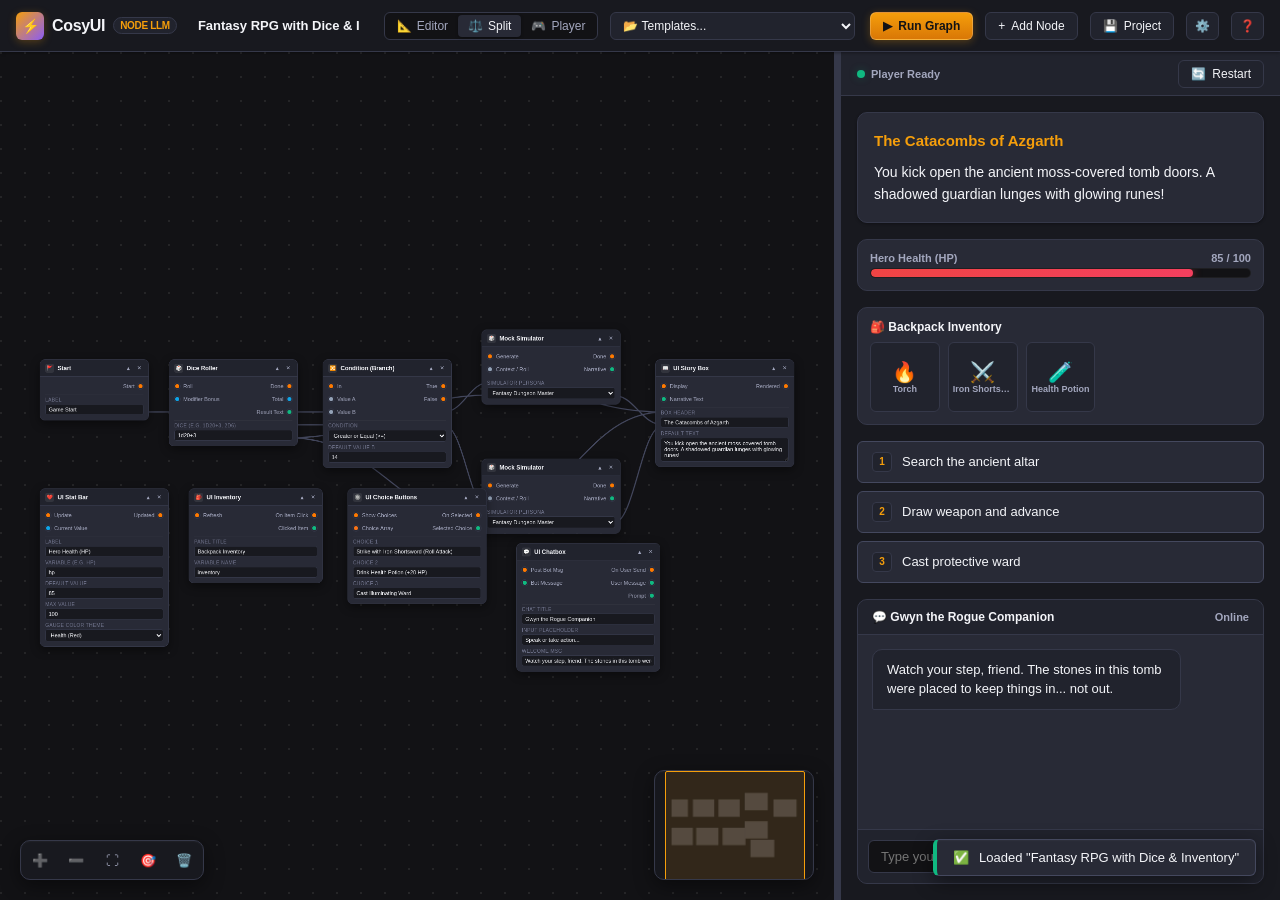
<file: index.html>
<!DOCTYPE html>
<html lang="en">
<head>
  <meta charset="UTF-8">
  <meta name="viewport" content="width=device-width, initial-scale=1.0">
  <title>CosyUI - Visual LLM Workflows & Game Engine</title>
  <meta name="description" content="A lightweight, zero-dependency node-based web workspace for designing LLM workflows, interactive games, and custom player frontends.">
  <link rel="stylesheet" href="css/cosy-theme.css">
  <link rel="stylesheet" href="css/layout.css">
  <link rel="stylesheet" href="css/graph.css">
  <link rel="stylesheet" href="css/player.css">
</head>
<body class="theme-default">
  <div id="app" class="mode-split">
    
    <!-- Top Application Header -->
    <header class="cosy-header">
      <div class="header-left">
        <div class="cosy-brand">
          <div class="brand-icon">⚡</div>
          <span>CosyUI</span>
          <span class="brand-badge">Node LLM</span>
        </div>
        <input type="text" id="projectTitle" class="project-title-input" value="Fantasy RPG Encounter" title="Click to rename project">
      </div>

      <div class="header-center">
        <!-- View Mode Segmented Controls -->
        <div class="segmented-control" role="group" aria-label="View Mode">
          <button id="viewBtnEditor" class="segment-btn" title="Editor View (Ctrl+1)">
            <span>📐</span> Editor
          </button>
          <button id="viewBtnSplit" class="segment-btn active" title="Split View (Ctrl+2)">
            <span>⚖️</span> Split
          </button>
          <button id="viewBtnPlayer" class="segment-btn" title="Player View (Ctrl+3)">
            <span>🎮</span> Player
          </button>
        </div>

        <!-- Template Selector -->
        <select id="templateSelector" class="cosy-select" title="Load Starter Template">
          <option value="" disabled selected>📂 Templates...</option>
          <option value="template_rpg">🎲 Fantasy RPG with Dice & Inventory</option>
          <option value="template_debate">🗣️ Multi-Agent AI Debate</option>
          <option value="template_support">🛡️ Customer Support with Guardrails</option>
          <option value="template_story">📖 Sci-Fi Interactive Story</option>
        </select>
      </div>

      <div class="header-right">
        <!-- Run / Step Trigger -->
        <button id="btnRunTrigger" class="cosy-btn primary" title="Trigger execution from Start nodes (Space / Enter)">
          <span>▶</span> Run Graph
        </button>

        <button id="btnOpenAddPalette" class="cosy-btn" title="Add Node (Space on canvas)">
          <span>+</span> Add Node
        </button>

        <!-- Project & Settings Controls -->
        <button id="btnStorageModal" class="cosy-btn" title="Save, Load & Export Project">
          <span>💾</span> Project
        </button>
        <button id="btnSettingsModal" class="cosy-btn icon-only" title="API Keys & LLM Settings">
          <span>⚙️</span>
        </button>
        <button id="btnHelpModal" class="cosy-btn icon-only" title="Keyboard Shortcuts & Documentation">
          <span>❓</span>
        </button>
      </div>
    </header>

    <!-- Main Workspace Viewport -->
    <main class="cosy-workspace">
      
      <!-- Graph Canvas Pane (Backend Visual Logic) -->
      <section id="graphPane" class="graph-pane">
        <div id="canvasContainer" class="graph-canvas-container">
          <!-- World Transform Layer -->
          <div id="graphWorld" class="graph-world">
            <!-- SVG Cables Layer -->
            <svg id="svgLayer" class="graph-svg-layer">
              <defs>
                <filter id="cableGlow" x="-20%" y="-20%" width="140%" height="140%">
                  <feGaussianBlur stdDeviation="3" result="blur" />
                  <feMerge>
                    <feMergeNode in="blur" />
                    <feMergeNode in="SourceGraphic" />
                  </feMerge>
                </filter>
              </defs>
              <g id="svgConnectionsGroup"></g>
              <path id="svgDraftCable" class="graph-draft-cable" d="" style="display: none;"></path>
            </svg>

            <!-- DOM Nodes Layer -->
            <div id="nodesLayer" class="graph-nodes-layer"></div>
          </div>
        </div>

        <!-- Graph Canvas Floating Toolbar -->
        <div class="graph-toolbar">
          <button id="toolBtnZoomIn" class="graph-tool-btn" title="Zoom In (+)">➕</button>
          <button id="toolBtnZoomOut" class="graph-tool-btn" title="Zoom Out (-)">➖</button>
          <button id="toolBtnFit" class="graph-tool-btn" title="Fit All Nodes to View (F)">⛶</button>
          <button id="toolBtnCenter" class="graph-tool-btn" title="Reset View (0)">🎯</button>
          <button id="toolBtnClear" class="graph-tool-btn" title="Clear Canvas">🗑️</button>
        </div>

        <!-- Minimap Radar View -->
        <div id="minimap" class="graph-minimap" title="Minimap (Click to pan)">
          <canvas id="minimapCanvas"></canvas>
          <div id="minimapViewport" class="minimap-viewport-box"></div>
        </div>

        <!-- Quick Search Add Node Palette (Hidden by default) -->
        <div id="nodeSearchPalette" class="node-search-palette" style="display: none;">
          <div class="palette-search-box">
            <span>🔍</span>
            <input type="text" id="paletteSearchInput" class="palette-search-input" placeholder="Search nodes... (e.g. LLM, Dice, Chat)" autocomplete="off">
          </div>
          <div id="paletteCategoryTabs" class="palette-category-tabs">
            <button class="palette-tab active" data-category="all">All</button>
            <button class="palette-tab" data-category="flow">Flow</button>
            <button class="palette-tab" data-category="llm">LLM</button>
            <button class="palette-tab" data-category="ui">UI Widgets</button>
            <button class="palette-tab" data-category="game">Game Logic</button>
            <button class="palette-tab" data-category="utils">Utils</button>
          </div>
          <div id="paletteResultsList" class="palette-results-list"></div>
        </div>
      </section>

      <!-- Draggable Splitter Divider -->
      <div id="paneResizer" class="pane-resizer" title="Drag to resize panels"></div>

      <!-- Player Pane (Custom Frontend UI) -->
      <section id="playerPane" class="player-pane">
        <div class="player-topbar">
          <div class="player-status-badge">
            <span id="playerStatusDot" class="status-dot"></span>
            <span id="playerStatusText">Player Ready</span>
          </div>
          <div class="player-actions">
            <button id="btnRestartPlayer" class="cosy-btn" title="Reset Game / Clear State">
              <span>🔄</span> Restart
            </button>
          </div>
        </div>

        <!-- Dynamic UI Nodes Mount Target -->
        <div id="playerContent" class="player-content">
          <!-- Dynamically populated by UI Nodes in the graph -->
        </div>
      </section>

    </main>

    <!-- Modal: API Settings & Providers -->
    <div id="modalSettings" class="cosy-modal-backdrop">
      <div class="cosy-modal">
        <div class="modal-header">
          <h3 class="modal-title">⚙️ LLM APIs & Provider Settings</h3>
          <button class="modal-close-btn" data-close="modalSettings">✕</button>
        </div>
        <div class="modal-body">
          <p style="margin-bottom: 14px; color: var(--cosy-text-muted);">
            CosyUI runs 100% in your browser. API keys are stored locally on your device and never sent to external tracking servers.
          </p>

          <div class="form-group">
            <label class="form-label" for="settingDefaultProvider">Default Provider</label>
            <select id="settingDefaultProvider" class="cosy-select" style="width: 100%;">
              <option value="mock">Offline Mock Simulator (Zero Cost & Offline Testing)</option>
              <option value="openai">OpenAI (GPT-4o, GPT-4o-mini)</option>
              <option value="anthropic">Anthropic (Claude 3.5 Sonnet)</option>
              <option value="openrouter">OpenRouter (Unified API)</option>
              <option value="ollama">Ollama Local Server (localhost:11434)</option>
            </select>
          </div>

          <div class="form-group">
            <label class="form-label" for="settingOpenAiKey">OpenAI API Key</label>
            <input type="password" id="settingOpenAiKey" class="form-input" placeholder="sk-...">
          </div>

          <div class="form-group">
            <label class="form-label" for="settingAnthropicKey">Anthropic API Key</label>
            <input type="password" id="settingAnthropicKey" class="form-input" placeholder="sk-ant-...">
          </div>

          <div class="form-group">
            <label class="form-label" for="settingOpenRouterKey">OpenRouter API Key</label>
            <input type="password" id="settingOpenRouterKey" class="form-input" placeholder="sk-or-...">
          </div>

          <div class="form-group">
            <label class="form-label" for="settingOllamaUrl">Ollama Server Endpoint</label>
            <input type="text" id="settingOllamaUrl" class="form-input" value="http://localhost:11434">
          </div>

          <div class="form-group">
            <label class="form-label">
              <input type="checkbox" id="settingMockFallback" checked style="margin-right: 6px;">
              Auto-fallback to Mock LLM on Network/API error
            </label>
            <p class="form-hint">Allows uninterrupted testing even if you hit rate limits, lack network access, or have no API keys configured.</p>
          </div>
        </div>
        <div class="modal-footer">
          <button class="cosy-btn primary" id="btnSaveSettings">Save Settings</button>
        </div>
      </div>
    </div>

    <!-- Modal: Storage, Save/Load & Bundler -->
    <div id="modalStorage" class="cosy-modal-backdrop">
      <div class="cosy-modal">
        <div class="modal-header">
          <h3 class="modal-title">💾 Project Storage & Export</h3>
          <button class="modal-close-btn" data-close="modalStorage">✕</button>
        </div>
        <div class="modal-body">
          <div class="form-group">
            <label class="form-label">Browser LocalStorage Slots</label>
            <div style="display: flex; gap: 8px; margin-bottom: 8px;">
              <select id="storageSlotSelect" class="cosy-select" style="flex: 1;">
                <option value="slot_1">Slot 1: Default Project</option>
                <option value="slot_2">Slot 2: Empty</option>
                <option value="slot_3">Slot 3: Empty</option>
                <option value="slot_4">Slot 4: Empty</option>
                <option value="slot_5">Slot 5: Empty</option>
              </select>
              <button id="btnSaveSlot" class="cosy-btn primary">Save</button>
              <button id="btnLoadSlot" class="cosy-btn">Load</button>
            </div>
            <p class="form-hint" id="storageAutosaveStatus">Autosave is enabled to current slot.</p>
          </div>

          <hr style="border: 0; border-top: 1px solid var(--cosy-border); margin: 16px 0;">

          <div class="form-group">
            <label class="form-label">Import / Export JSON</label>
            <div style="display: flex; gap: 8px;">
              <button id="btnExportJson" class="cosy-btn" style="flex: 1;">
                <span>📥</span> Export Project JSON
              </button>
              <label class="cosy-btn" style="flex: 1; justify-content: center; cursor: pointer;">
                <span>📤</span> Import JSON
                <input type="file" id="importJsonFileInput" accept=".json" style="display: none;">
              </label>
            </div>
            <p class="form-hint">Exports project structure, nodes, connections, variables, and player UI layouts. API keys are scrubbed automatically.</p>
          </div>

          <hr style="border: 0; border-top: 1px solid var(--cosy-border); margin: 16px 0;">

          <div class="form-group">
            <label class="form-label">Single-File Standalone HTML Bundle</label>
            <button id="btnExportBundle" class="cosy-btn primary" style="width: 100%; justify-content: center;">
              <span>📦</span> Export Standalone Playable Game (.html)
            </button>
            <p class="form-hint">Generates an independent, self-contained single `.html` file embedding your project, custom Player UI, and offline runtime. Runs anywhere without a server!</p>
          </div>
        </div>
      </div>
    </div>

    <!-- Modal: Help, Shortcuts & Node Reference -->
    <div id="modalHelp" class="cosy-modal-backdrop">
      <div class="cosy-modal" style="max-width: 680px;">
        <div class="modal-header">
          <h3 class="modal-title">❓ CosyUI Guide & Node Dictionary</h3>
          <button class="modal-close-btn" data-close="modalHelp">✕</button>
        </div>
        <div class="modal-body" style="max-height: 70vh;">
          <h4 style="color: var(--cosy-accent); margin-bottom: 8px;">Quick Start Guide</h4>
          <p style="margin-bottom: 12px;">
            CosyUI combines a <strong>Visual Logic Graph</strong> (backend) with a <strong>Dynamic Player UI</strong> (frontend):
          </p>
          <ul style="margin-left: 20px; margin-bottom: 16px; line-height: 1.6;">
            <li><strong>Nodes</strong> represent operations: user inputs, prompt builders, LLMs, dice rollers, stat bars, and chatboxes.</li>
            <li><strong>Trigger Sockets (Orange)</strong> control execution flow (when nodes execute).</li>
            <li><strong>Data Sockets (Colored)</strong> pass data (text, numbers, JSON, inventory items).</li>
            <li><strong>UI Nodes</strong> automatically mount onto the Player View to customize the game UI.</li>
          </ul>

          <h4 style="color: var(--cosy-accent); margin-bottom: 8px;">Keyboard & Mouse Shortcuts</h4>
          <table style="width: 100%; border-collapse: collapse; font-size: 12px; margin-bottom: 16px;">
            <tr style="border-bottom: 1px solid var(--cosy-border);"><td style="padding: 6px;"><code>Space</code> or Double Click</td><td style="padding: 6px;">Open Quick-Add Node Palette</td></tr>
            <tr style="border-bottom: 1px solid var(--cosy-border);"><td style="padding: 6px;">Left Drag on Canvas</td><td style="padding: 6px;">Pan canvas viewport</td></tr>
            <tr style="border-bottom: 1px solid var(--cosy-border);"><td style="padding: 6px;">Scroll Wheel</td><td style="padding: 6px;">Smooth zoom at mouse cursor</td></tr>
            <tr style="border-bottom: 1px solid var(--cosy-border);"><td style="padding: 6px;"><code>F</code></td><td style="padding: 6px;">Fit all nodes to view</td></tr>
            <tr style="border-bottom: 1px solid var(--cosy-border);"><td style="padding: 6px;"><code>Delete</code> / <code>Backspace</code></td><td style="padding: 6px;">Delete selected node(s)</td></tr>
            <tr style="border-bottom: 1px solid var(--cosy-border);"><td style="padding: 6px;"><code>Ctrl+1</code>, <code>Ctrl+2</code>, <code>Ctrl+3</code></td><td style="padding: 6px;">Switch Editor / Split / Player views</td></tr>
            <tr style="border-bottom: 1px solid var(--cosy-border);"><td style="padding: 6px;">Click on Cable</td><td style="padding: 6px;">Select and delete connection</td></tr>
          </table>

          <h4 style="color: var(--cosy-accent); margin-bottom: 8px;">Starter Templates</h4>
          <p style="line-height: 1.5;">
            Use the <strong>Templates dropdown</strong> in the top header to instantly load complete working examples including a Fantasy RPG with dice and inventory, an AI debate show, and a customer support bot with guardrails.
          </p>
        </div>
      </div>
    </div>

    <!-- Toast Notifications Target -->
    <div id="toastContainer" class="cosy-toast-container"></div>

  </div>

  <!-- Main JavaScript Application Bootstrap -->
  <script type="module" src="js/app.js"></script>
</body>
</html>
</file>
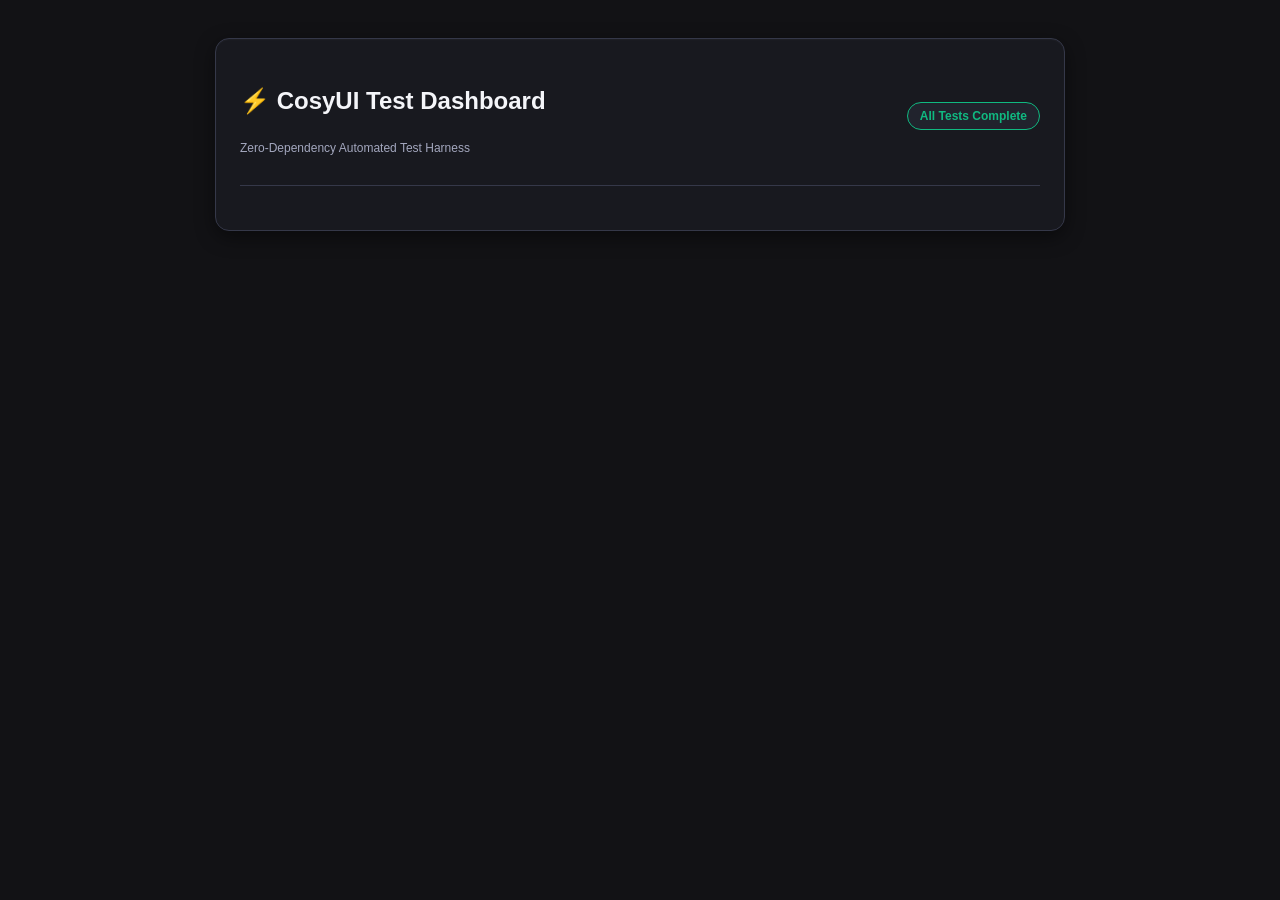
<file: tests/test-runner.html>
<!DOCTYPE html>
<html lang="en">
<head>
  <meta charset="UTF-8">
  <title>CosyUI - Automated Test Suite Dashboard</title>
  <link rel="stylesheet" href="../css/cosy-theme.css">
  <style>
    body {
      background: var(--cosy-bg-base);
      color: var(--cosy-text-main);
      font-family: var(--cosy-font-sans);
      padding: 30px;
      line-height: 1.5;
    }
    .test-container {
      max-width: 800px;
      margin: 0 auto;
      background: var(--cosy-bg-surface);
      border: 1px solid var(--cosy-border);
      border-radius: var(--cosy-radius-lg);
      padding: 24px;
      box-shadow: var(--cosy-shadow-card);
    }
    .header {
      display: flex;
      justify-content: space-between;
      align-items: center;
      border-bottom: 1px solid var(--cosy-border);
      padding-bottom: 16px;
      margin-bottom: 20px;
    }
    .status-pill {
      padding: 4px 12px;
      border-radius: var(--cosy-radius-round);
      font-size: 12px;
      font-weight: 700;
      background: var(--cosy-bg-surface-elevated);
      color: var(--cosy-accent);
      border: 1px solid var(--cosy-border);
    }
    .suite-card {
      background: var(--cosy-bg-card);
      border: 1px solid var(--cosy-border);
      border-radius: var(--cosy-radius-md);
      padding: 16px;
      margin-bottom: 16px;
    }
    .suite-title {
      font-size: 14px;
      font-weight: 700;
      color: var(--cosy-accent);
      margin-bottom: 10px;
    }
    .test-row {
      display: flex;
      align-items: center;
      gap: 10px;
      padding: 6px 0;
      font-size: 13px;
      border-bottom: 1px solid rgba(255,255,255,0.04);
    }
    .test-row:last-child { border-bottom: none; }
    .badge-pass { color: var(--cosy-success); font-weight: 600; }
    .badge-fail { color: var(--cosy-danger); font-weight: 600; }
  </style>
</head>
<body>
  <div class="test-container">
    <div class="header">
      <div>
        <h2 style="display:flex; align-items:center; gap:8px;">⚡ CosyUI Test Dashboard</h2>
        <p style="font-size:12px; color:var(--cosy-text-muted);">Zero-Dependency Automated Test Harness</p>
      </div>
      <div id="testStatus" class="status-pill">Running tests...</div>
    </div>
    <div id="resultsList"></div>
  </div>

  <script type="module">
    import { CosyTestRunner } from './test-framework.js';
    import { MathUtils } from '../js/utils/math.js';
    import { Sanitizer } from '../js/utils/sanitizer.js';
    import { GraphModel } from '../js/engine/graph-model.js';
    import { GameLogicEngine } from '../js/engine/game-logic.js';
    import { UniversalLLMClient } from '../js/engine/llm-client.js';
    import { NodeRegistry } from '../js/nodes/node-definitions.js';
    import { ProjectTemplates } from '../js/storage/templates.js';

    const runner = new CosyTestRunner();
    const resultsList = document.getElementById('resultsList');
    const statusEl = document.getElementById('testStatus');

    // Run test suites
    import('./run-tests.js').then(() => {
      statusEl.textContent = 'All Tests Complete';
      statusEl.style.borderColor = 'var(--cosy-success)';
      statusEl.style.color = 'var(--cosy-success)';
    }).catch(err => {
      statusEl.textContent = 'Tests Failed';
      statusEl.style.borderColor = 'var(--cosy-danger)';
      statusEl.style.color = 'var(--cosy-danger)';
    });
  </script>
</body>
</html>
</file>
<file: css/cosy-theme.css>
/* ==========================================================================
   CosyUI - Core Design Tokens & Theme Variables
   Zero external dependencies. High performance, GPU accelerated.
   ========================================================================== */

:root {
  /* Surface & Canvas Colors (Default: Cosy Dark) */
  --cosy-bg-base: #121215;
  --cosy-bg-surface: #18191f;
  --cosy-bg-surface-elevated: #21232d;
  --cosy-bg-card: #282a36;
  --cosy-bg-card-hover: #333647;
  --cosy-bg-card-active: #3b3f53;
  --cosy-border: #353849;
  --cosy-border-light: #44485e;
  --cosy-border-focus: #f59e0b;

  /* Typography Colors */
  --cosy-text-main: #f4f5f9;
  --cosy-text-muted: #a3a7be;
  --cosy-text-subtle: #72768e;
  --cosy-text-inverse: #121215;

  /* Brand Accents */
  --cosy-accent: #f59e0b;          /* Warm Amber */
  --cosy-accent-hover: #d97706;
  --cosy-accent-glow: rgba(245, 158, 11, 0.28);
  --cosy-accent-secondary: #8b5cf6; /* Royal Indigo / Violet */
  --cosy-accent-secondary-glow: rgba(139, 92, 246, 0.28);

  /* Status Colors */
  --cosy-success: #10b981;
  --cosy-success-glow: rgba(16, 185, 129, 0.25);
  --cosy-warning: #f59e0b;
  --cosy-danger: #ef4444;
  --cosy-danger-glow: rgba(239, 68, 68, 0.25);
  --cosy-info: #06b6d4;

  /* Socket Port Type Colors (Standardized Universal Palette) */
  --port-trigger: #ff7a00;         /* Execution Flow: Vivid Flame Orange */
  --port-trigger-glow: rgba(255, 122, 0, 0.4);
  --port-string: #10b981;          /* String / Text: Emerald Green */
  --port-number: #0ea5e9;          /* Number / Math: Sky Blue */
  --port-boolean: #f43f5e;         /* Boolean: Rose Pink */
  --port-array: #f97316;           /* Array / List: Tangerine */
  --port-object: #eab308;          /* Object / JSON: Warm Golden */
  --port-ui: #a855f7;              /* UI-Element: Electric Violet */
  --port-any: #94a3b8;             /* Wildcard / Polymorphic: Slate */

  /* UI Dimensions & Radii */
  --cosy-radius-xs: 4px;
  --cosy-radius-sm: 6px;
  --cosy-radius-md: 10px;
  --cosy-radius-lg: 14px;
  --cosy-radius-xl: 18px;
  --cosy-radius-round: 9999px;

  /* Shadows & Depth */
  --cosy-shadow-sm: 0 1px 3px rgba(0, 0, 0, 0.35);
  --cosy-shadow-card: 0 6px 20px rgba(0, 0, 0, 0.45), 0 1px 2px rgba(255, 255, 255, 0.04) inset;
  --cosy-shadow-glow: 0 0 18px var(--cosy-accent-glow);
  --cosy-shadow-modal: 0 20px 45px rgba(0, 0, 0, 0.65), 0 0 1px rgba(255, 255, 255, 0.1);

  /* Fonts */
  --cosy-font-sans: -apple-system, BlinkMacSystemFont, "Segoe UI", Roboto, "Helvetica Neue", Arial, sans-serif;
  --cosy-font-mono: ui-monospace, SFMono-Regular, Menlo, Monaco, Consolas, "Liberation Mono", "Courier New", monospace;

  /* Transitions */
  --cosy-transition-fast: 120ms cubic-bezier(0.4, 0, 0.2, 1);
  --cosy-transition-normal: 220ms cubic-bezier(0.4, 0, 0.2, 1);
  --cosy-transition-spring: 300ms cubic-bezier(0.34, 1.56, 0.64, 1);
}

/* Alternate Runtime Themes for Player UI */
body.theme-cyberpunk {
  --cosy-bg-base: #0a0a12;
  --cosy-bg-surface: #111122;
  --cosy-bg-surface-elevated: #1a1a33;
  --cosy-bg-card: #1f1f3d;
  --cosy-border: #ff007f;
  --cosy-text-main: #00f0ff;
  --cosy-accent: #00f0ff;
  --cosy-accent-glow: rgba(0, 240, 255, 0.45);
  --cosy-accent-secondary: #ff007f;
}

body.theme-parchment {
  --cosy-bg-base: #1f1b16;
  --cosy-bg-surface: #2b251d;
  --cosy-bg-surface-elevated: #3b3329;
  --cosy-bg-card: #42392e;
  --cosy-border: #6b5c48;
  --cosy-text-main: #f5ecd8;
  --cosy-text-muted: #c9bc9e;
  --cosy-accent: #e5a93c;
  --cosy-accent-glow: rgba(229, 169, 60, 0.35);
}

body.theme-minimal {
  --cosy-bg-base: #0f1012;
  --cosy-bg-surface: #15171a;
  --cosy-bg-surface-elevated: #1e2025;
  --cosy-bg-card: #25282e;
  --cosy-border: #32363e;
  --cosy-text-main: #ffffff;
  --cosy-accent: #3b82f6;
  --cosy-accent-glow: rgba(59, 130, 246, 0.3);
}
</file>
<file: css/layout.css>
/* ==========================================================================
   CosyUI - Main Application Layout & UI Chrome
   ========================================================================== */

* {
  box-sizing: border-box;
  margin: 0;
  padding: 0;
}

html, body {
  width: 100%;
  height: 100%;
  overflow: hidden;
  font-family: var(--cosy-font-sans);
  background-color: var(--cosy-bg-base);
  color: var(--cosy-text-main);
  user-select: none;
  -webkit-user-select: none;
  -webkit-font-smoothing: antialiased;
}

/* Custom Clean Scrollbar */
::-webkit-scrollbar {
  width: 7px;
  height: 7px;
}
::-webkit-scrollbar-track {
  background: var(--cosy-bg-surface);
}
::-webkit-scrollbar-thumb {
  background: var(--cosy-border);
  border-radius: var(--cosy-radius-round);
}
::-webkit-scrollbar-thumb:hover {
  background: var(--cosy-border-light);
}

/* App Shell */
#app {
  display: flex;
  flex-direction: column;
  width: 100vw;
  height: 100vh;
  position: relative;
  background-color: var(--cosy-bg-base);
}

/* Header Bar */
.cosy-header {
  height: 52px;
  min-height: 52px;
  background-color: var(--cosy-bg-surface);
  border-bottom: 1px solid var(--cosy-border);
  display: flex;
  align-items: center;
  justify-content: space-between;
  padding: 0 16px;
  z-index: 100;
  box-shadow: var(--cosy-shadow-sm);
}

.header-left, .header-center, .header-right {
  display: flex;
  align-items: center;
  gap: 12px;
}

/* Brand */
.cosy-brand {
  display: flex;
  align-items: center;
  gap: 8px;
  font-weight: 700;
  font-size: 16px;
  color: var(--cosy-text-main);
  letter-spacing: -0.02em;
}

.brand-icon {
  width: 28px;
  height: 28px;
  border-radius: var(--cosy-radius-sm);
  background: linear-gradient(135deg, var(--cosy-accent) 0%, var(--cosy-accent-secondary) 100%);
  display: flex;
  align-items: center;
  justify-content: center;
  color: #fff;
  font-size: 14px;
  box-shadow: 0 2px 8px var(--cosy-accent-glow);
}

.brand-badge {
  font-size: 10px;
  font-weight: 600;
  background: var(--cosy-bg-surface-elevated);
  border: 1px solid var(--cosy-border);
  color: var(--cosy-accent);
  padding: 2px 6px;
  border-radius: var(--cosy-radius-round);
  text-transform: uppercase;
}

/* Project Title Input */
.project-title-input {
  background: transparent;
  border: 1px solid transparent;
  color: var(--cosy-text-main);
  font-size: 13px;
  font-weight: 600;
  padding: 4px 8px;
  border-radius: var(--cosy-radius-sm);
  max-width: 180px;
  transition: var(--cosy-transition-fast);
}

.project-title-input:hover {
  background: var(--cosy-bg-surface-elevated);
  border-color: var(--cosy-border);
}

.project-title-input:focus {
  background: var(--cosy-bg-card);
  border-color: var(--cosy-accent);
  outline: none;
}

/* Buttons */
.cosy-btn {
  background-color: var(--cosy-bg-surface-elevated);
  color: var(--cosy-text-main);
  border: 1px solid var(--cosy-border);
  border-radius: var(--cosy-radius-sm);
  padding: 6px 12px;
  font-size: 12px;
  font-weight: 500;
  display: inline-flex;
  align-items: center;
  gap: 6px;
  cursor: pointer;
  transition: var(--cosy-transition-fast);
  white-space: nowrap;
}

.cosy-btn:hover {
  background-color: var(--cosy-bg-card-hover);
  border-color: var(--cosy-border-light);
  transform: translateY(-1px);
}

.cosy-btn:active {
  transform: translateY(0);
}

.cosy-btn.primary {
  background: linear-gradient(180deg, var(--cosy-accent) 0%, var(--cosy-accent-hover) 100%);
  color: #121215;
  font-weight: 600;
  border-color: rgba(255, 255, 255, 0.2);
  box-shadow: 0 2px 8px var(--cosy-accent-glow);
}

.cosy-btn.primary:hover {
  filter: brightness(1.08);
}

.cosy-btn.icon-only {
  padding: 6px 8px;
}

/* View Mode Switcher Segmented Control */
.segmented-control {
  display: flex;
  background: var(--cosy-bg-base);
  border: 1px solid var(--cosy-border);
  border-radius: var(--cosy-radius-sm);
  padding: 2px;
}

.segment-btn {
  background: transparent;
  border: none;
  color: var(--cosy-text-muted);
  font-size: 12px;
  font-weight: 500;
  padding: 4px 10px;
  border-radius: calc(var(--cosy-radius-sm) - 2px);
  cursor: pointer;
  display: flex;
  align-items: center;
  gap: 5px;
  transition: var(--cosy-transition-fast);
}

.segment-btn:hover {
  color: var(--cosy-text-main);
}

.segment-btn.active {
  background: var(--cosy-bg-card);
  color: var(--cosy-text-main);
  box-shadow: var(--cosy-shadow-sm);
}

/* Select Dropdown */
.cosy-select {
  background-color: var(--cosy-bg-surface-elevated);
  color: var(--cosy-text-main);
  border: 1px solid var(--cosy-border);
  border-radius: var(--cosy-radius-sm);
  padding: 5px 8px;
  font-size: 12px;
  outline: none;
  cursor: pointer;
}

.cosy-select:focus {
  border-color: var(--cosy-accent);
}

/* Main Workspace Viewport */
.cosy-workspace {
  flex: 1;
  display: flex;
  position: relative;
  overflow: hidden;
  width: 100%;
}

/* Viewport Containers */
.graph-pane {
  flex: 1;
  height: 100%;
  position: relative;
  overflow: hidden;
  background: var(--cosy-bg-base);
}

.player-pane {
  width: 440px;
  min-width: 320px;
  max-width: 800px;
  height: 100%;
  position: relative;
  overflow: hidden;
  background: var(--cosy-bg-surface);
  border-left: 1px solid var(--cosy-border);
  display: flex;
  flex-direction: column;
}

/* Pane Resizer */
.pane-resizer {
  width: 6px;
  height: 100%;
  background: var(--cosy-border);
  cursor: col-resize;
  position: relative;
  z-index: 10;
  transition: background var(--cosy-transition-fast);
}

.pane-resizer:hover, .pane-resizer.dragging {
  background: var(--cosy-accent);
}

/* Layout State Modes */
#app.mode-editor .graph-pane {
  flex: 1 1 100%;
  display: block;
}
#app.mode-editor .player-pane,
#app.mode-editor .pane-resizer {
  display: none !important;
}

#app.mode-player .player-pane {
  flex: 1 1 100%;
  width: 100%;
  max-width: 100%;
  border-left: none;
  display: flex;
}
#app.mode-player .graph-pane,
#app.mode-player .pane-resizer {
  display: none !important;
}

#app.mode-split .graph-pane {
  flex: 1;
  display: block;
}
#app.mode-split .player-pane {
  display: flex;
}
#app.mode-split .pane-resizer {
  display: block;
}

/* Modals */
.cosy-modal-backdrop {
  position: fixed;
  inset: 0;
  background: rgba(10, 10, 15, 0.7);
  backdrop-filter: blur(4px);
  -webkit-backdrop-filter: blur(4px);
  display: flex;
  align-items: center;
  justify-content: center;
  z-index: 1000;
  opacity: 0;
  pointer-events: none;
  transition: opacity var(--cosy-transition-normal);
}

.cosy-modal-backdrop.open {
  opacity: 1;
  pointer-events: auto;
}

.cosy-modal {
  background: var(--cosy-bg-surface);
  border: 1px solid var(--cosy-border-light);
  border-radius: var(--cosy-radius-lg);
  box-shadow: var(--cosy-shadow-modal);
  width: 90%;
  max-width: 600px;
  max-height: 85vh;
  display: flex;
  flex-direction: column;
  overflow: hidden;
  transform: scale(0.96);
  transition: transform var(--cosy-transition-spring);
}

.cosy-modal-backdrop.open .cosy-modal {
  transform: scale(1);
}

.modal-header {
  padding: 16px 20px;
  border-bottom: 1px solid var(--cosy-border);
  display: flex;
  align-items: center;
  justify-content: space-between;
}

.modal-title {
  font-size: 15px;
  font-weight: 600;
  display: flex;
  align-items: center;
  gap: 8px;
}

.modal-close-btn {
  background: none;
  border: none;
  color: var(--cosy-text-muted);
  font-size: 18px;
  cursor: pointer;
  padding: 4px;
  line-height: 1;
}

.modal-close-btn:hover {
  color: var(--cosy-text-main);
}

.modal-body {
  padding: 20px;
  overflow-y: auto;
  font-size: 13px;
  line-height: 1.5;
  color: var(--cosy-text-muted);
}

.modal-footer {
  padding: 12px 20px;
  border-top: 1px solid var(--cosy-border);
  background: var(--cosy-bg-base);
  display: flex;
  justify-content: flex-end;
  gap: 10px;
}

/* Forms */
.form-group {
  margin-bottom: 16px;
}

.form-label {
  display: block;
  font-size: 12px;
  font-weight: 500;
  color: var(--cosy-text-main);
  margin-bottom: 6px;
}

.form-input {
  width: 100%;
  background: var(--cosy-bg-base);
  border: 1px solid var(--cosy-border);
  border-radius: var(--cosy-radius-sm);
  color: var(--cosy-text-main);
  padding: 8px 10px;
  font-size: 13px;
  font-family: inherit;
  outline: none;
  transition: border-color var(--cosy-transition-fast);
}

.form-input:focus {
  border-color: var(--cosy-accent);
}

.form-hint {
  font-size: 11px;
  color: var(--cosy-text-subtle);
  margin-top: 4px;
}

/* Toast Notification System */
.cosy-toast-container {
  position: fixed;
  bottom: 24px;
  right: 24px;
  display: flex;
  flex-direction: column;
  gap: 8px;
  z-index: 2000;
  pointer-events: none;
}

.cosy-toast {
  background: var(--cosy-bg-card);
  border: 1px solid var(--cosy-border-light);
  border-radius: var(--cosy-radius-sm);
  padding: 10px 16px;
  font-size: 13px;
  color: var(--cosy-text-main);
  box-shadow: var(--cosy-shadow-card);
  display: flex;
  align-items: center;
  gap: 10px;
  pointer-events: auto;
  animation: toastIn 0.25s cubic-bezier(0.34, 1.56, 0.64, 1);
  transition: opacity 0.2s, transform 0.2s;
}

.cosy-toast.toast-success {
  border-left: 4px solid var(--cosy-success);
}
.cosy-toast.toast-error {
  border-left: 4px solid var(--cosy-danger);
}
.cosy-toast.toast-warning {
  border-left: 4px solid var(--cosy-warning);
}
.cosy-toast.toast-info {
  border-left: 4px solid var(--cosy-info);
}

@keyframes toastIn {
  from {
    opacity: 0;
    transform: translateY(16px) scale(0.95);
  }
  to {
    opacity: 1;
    transform: translateY(0) scale(1);
  }
}
</file>
<file: css/graph.css>
/* ==========================================================================
   CosyUI - Node Graph Editor Styling
   High performance 60fps canvas & hardware accelerated DOM nodes
   ========================================================================== */

.graph-canvas-container {
  width: 100%;
  height: 100%;
  position: absolute;
  top: 0;
  left: 0;
  overflow: hidden;
  touch-action: none;
  cursor: grab;
  background-color: var(--cosy-bg-base);
  background-image: 
    radial-gradient(circle at 1px 1px, rgba(255, 255, 255, 0.08) 1.2px, transparent 0);
  background-size: 24px 24px;
}

.graph-canvas-container:active {
  cursor: grabbing;
}

/* Transform World Container */
.graph-world {
  position: absolute;
  top: 0;
  left: 0;
  width: 0;
  height: 0;
  transform-origin: 0 0;
  will-change: transform;
}

/* SVG Connection Layer */
.graph-svg-layer {
  position: absolute;
  top: 0;
  left: 0;
  overflow: visible;
  pointer-events: none;
  z-index: 1;
}

.graph-cable-path {
  fill: none;
  stroke: var(--cosy-border-light);
  stroke-width: 2.5px;
  stroke-linecap: round;
  pointer-events: stroke;
  cursor: pointer;
  transition: stroke var(--cosy-transition-fast), stroke-width var(--cosy-transition-fast);
}

.graph-cable-path:hover {
  stroke: #fff;
  stroke-width: 3.5px;
}

.graph-cable-path.cable-active {
  stroke-width: 3px;
  filter: drop-shadow(0 0 5px currentColor);
}

/* Cable Pulse Animation for Triggers */
.graph-cable-pulse {
  fill: none;
  stroke: #ffffff;
  stroke-width: 4px;
  stroke-linecap: round;
  stroke-dasharray: 8 20;
  animation: cableFlow 0.8s linear infinite;
  pointer-events: none;
}

@keyframes cableFlow {
  to {
    stroke-dashoffset: -28;
  }
}

.graph-draft-cable {
  fill: none;
  stroke: var(--cosy-accent);
  stroke-width: 2.5px;
  stroke-dasharray: 5 5;
  pointer-events: none;
}

/* Node Container */
.graph-nodes-layer {
  position: absolute;
  top: 0;
  left: 0;
  z-index: 2;
  pointer-events: none;
}

/* Node Element */
.cosy-node {
  position: absolute;
  background: var(--cosy-bg-card);
  border: 1px solid var(--cosy-border);
  border-radius: var(--cosy-radius-md);
  box-shadow: var(--cosy-shadow-card);
  min-width: 220px;
  max-width: 340px;
  pointer-events: auto;
  cursor: default;
  transition: box-shadow var(--cosy-transition-fast), border-color var(--cosy-transition-fast);
  contain: layout style;
}

.cosy-node:hover {
  border-color: var(--cosy-border-light);
}

.cosy-node.selected {
  border-color: var(--cosy-accent);
  box-shadow: 0 0 0 2px var(--cosy-accent), var(--cosy-shadow-card);
}

/* Execution Pulse Animation */
.cosy-node.node-executing {
  animation: nodeGlow 0.4s ease-out;
}

@keyframes nodeGlow {
  0% {
    box-shadow: 0 0 0 4px var(--cosy-accent), 0 0 20px var(--cosy-accent-glow);
  }
  100% {
    box-shadow: var(--cosy-shadow-card);
  }
}

/* Node Header */
.node-header {
  height: 34px;
  padding: 0 10px;
  background: var(--cosy-bg-surface-elevated);
  border-top-left-radius: calc(var(--cosy-radius-md) - 1px);
  border-top-right-radius: calc(var(--cosy-radius-md) - 1px);
  border-bottom: 1px solid var(--cosy-border);
  display: flex;
  align-items: center;
  justify-content: space-between;
  cursor: grab;
  user-select: none;
}

.node-header:active {
  cursor: grabbing;
}

.node-title-group {
  display: flex;
  align-items: center;
  gap: 7px;
  font-size: 12px;
  font-weight: 600;
  color: var(--cosy-text-main);
}

.node-category-icon {
  width: 18px;
  height: 18px;
  border-radius: var(--cosy-radius-xs);
  display: flex;
  align-items: center;
  justify-content: center;
  font-size: 10px;
  background: rgba(255, 255, 255, 0.08);
}

.node-actions {
  display: flex;
  align-items: center;
  gap: 4px;
}

.node-btn {
  background: none;
  border: none;
  color: var(--cosy-text-muted);
  cursor: pointer;
  padding: 2px 4px;
  font-size: 11px;
  border-radius: var(--cosy-radius-xs);
}

.node-btn:hover {
  color: var(--cosy-text-main);
  background: rgba(255, 255, 255, 0.1);
}

/* Node Body */
.node-body {
  padding: 10px;
  display: flex;
  flex-direction: column;
  gap: 8px;
}

.cosy-node.collapsed .node-body {
  display: none;
}

/* Sockets Columns */
.node-sockets {
  display: flex;
  justify-content: space-between;
  gap: 16px;
}

.node-inputs, .node-outputs {
  display: flex;
  flex-direction: column;
  gap: 8px;
}

.node-inputs {
  align-items: flex-start;
}

.node-outputs {
  align-items: flex-end;
}

/* Socket Port */
.cosy-port {
  display: flex;
  align-items: center;
  gap: 6px;
  font-size: 11px;
  color: var(--cosy-text-muted);
  position: relative;
  height: 18px;
  cursor: pointer;
}

.node-outputs .cosy-port {
  flex-direction: row-reverse;
}

.cosy-port:hover .port-label {
  color: var(--cosy-text-main);
}

.port-handle {
  width: 12px;
  height: 12px;
  border-radius: 50%;
  border: 2px solid var(--cosy-bg-card);
  background-color: var(--port-any);
  box-shadow: 0 0 0 1px var(--cosy-border);
  transition: transform var(--cosy-transition-fast), box-shadow var(--cosy-transition-fast);
  z-index: 5;
}

.cosy-port:hover .port-handle {
  transform: scale(1.3);
  box-shadow: 0 0 8px currentColor;
}

.port-handle.snapped {
  transform: scale(1.4);
  box-shadow: 0 0 12px #fff;
}

/* Port Type Coloring */
.port-trigger .port-handle { background-color: var(--port-trigger); }
.port-string .port-handle  { background-color: var(--port-string); }
.port-number .port-handle  { background-color: var(--port-number); }
.port-boolean .port-handle { background-color: var(--port-boolean); }
.port-array .port-handle   { background-color: var(--port-array); }
.port-object .port-handle  { background-color: var(--port-object); }
.port-ui .port-handle      { background-color: var(--port-ui); }

/* Node Inline Controls */
.node-controls {
  display: flex;
  flex-direction: column;
  gap: 6px;
  padding-top: 4px;
  border-top: 1px solid rgba(255, 255, 255, 0.05);
}

.node-control-field {
  display: flex;
  flex-direction: column;
  gap: 3px;
}

.node-control-label {
  font-size: 10px;
  font-weight: 500;
  color: var(--cosy-text-subtle);
  text-transform: uppercase;
  letter-spacing: 0.04em;
}

.node-input, .node-textarea, .node-select {
  width: 100%;
  background: var(--cosy-bg-surface);
  border: 1px solid var(--cosy-border);
  border-radius: var(--cosy-radius-xs);
  color: var(--cosy-text-main);
  padding: 4px 6px;
  font-size: 11px;
  font-family: inherit;
  outline: none;
}

.node-input:focus, .node-textarea:focus, .node-select:focus {
  border-color: var(--cosy-accent);
}

.node-textarea {
  min-height: 48px;
  resize: vertical;
}

/* Canvas Toolbar */
.graph-toolbar {
  position: absolute;
  bottom: 20px;
  left: 20px;
  display: flex;
  gap: 6px;
  background: var(--cosy-bg-surface);
  border: 1px solid var(--cosy-border);
  border-radius: var(--cosy-radius-md);
  padding: 4px;
  box-shadow: var(--cosy-shadow-card);
  z-index: 50;
}

.graph-tool-btn {
  background: transparent;
  border: none;
  color: var(--cosy-text-muted);
  width: 30px;
  height: 30px;
  border-radius: var(--cosy-radius-sm);
  display: flex;
  align-items: center;
  justify-content: center;
  font-size: 13px;
  cursor: pointer;
  transition: var(--cosy-transition-fast);
}

.graph-tool-btn:hover {
  color: var(--cosy-text-main);
  background: var(--cosy-bg-card);
}

/* Minimap */
.graph-minimap {
  position: absolute;
  bottom: 20px;
  right: 20px;
  width: 160px;
  height: 110px;
  background: rgba(24, 25, 31, 0.85);
  backdrop-filter: blur(8px);
  -webkit-backdrop-filter: blur(8px);
  border: 1px solid var(--cosy-border);
  border-radius: var(--cosy-radius-md);
  overflow: hidden;
  box-shadow: var(--cosy-shadow-card);
  z-index: 50;
  cursor: crosshair;
}

.graph-minimap canvas {
  width: 100%;
  height: 100%;
  display: block;
}

.minimap-viewport-box {
  position: absolute;
  border: 1.5px solid var(--cosy-accent);
  background: rgba(245, 158, 11, 0.12);
  pointer-events: none;
  border-radius: 2px;
}

/* Quick Add Node Palette */
.node-search-palette {
  position: absolute;
  width: 320px;
  max-height: 400px;
  background: var(--cosy-bg-surface);
  border: 1px solid var(--cosy-border-light);
  border-radius: var(--cosy-radius-lg);
  box-shadow: var(--cosy-shadow-modal);
  z-index: 200;
  display: flex;
  flex-direction: column;
  overflow: hidden;
  animation: paletteIn 0.15s ease-out;
}

@keyframes paletteIn {
  from { opacity: 0; transform: scale(0.96); }
  to { opacity: 1; transform: scale(1); }
}

.palette-search-box {
  padding: 10px 12px;
  border-bottom: 1px solid var(--cosy-border);
  display: flex;
  align-items: center;
  gap: 8px;
}

.palette-search-input {
  flex: 1;
  background: transparent;
  border: none;
  color: var(--cosy-text-main);
  font-size: 13px;
  outline: none;
}

.palette-category-tabs {
  display: flex;
  overflow-x: auto;
  padding: 6px 10px;
  gap: 4px;
  border-bottom: 1px solid var(--cosy-border);
  background: var(--cosy-bg-base);
}

.palette-tab {
  background: transparent;
  border: none;
  color: var(--cosy-text-subtle);
  font-size: 11px;
  font-weight: 500;
  padding: 3px 8px;
  border-radius: var(--cosy-radius-xs);
  cursor: pointer;
  white-space: nowrap;
}

.palette-tab.active, .palette-tab:hover {
  color: var(--cosy-text-main);
  background: var(--cosy-bg-card);
}

.palette-results-list {
  flex: 1;
  overflow-y: auto;
  padding: 6px;
  display: flex;
  flex-direction: column;
  gap: 2px;
}

.palette-item {
  padding: 8px 10px;
  border-radius: var(--cosy-radius-sm);
  display: flex;
  align-items: center;
  justify-content: space-between;
  cursor: pointer;
  transition: background var(--cosy-transition-fast);
}

.palette-item:hover, .palette-item.active {
  background: var(--cosy-bg-card-hover);
}

.palette-item-left {
  display: flex;
  align-items: center;
  gap: 8px;
}

.palette-item-title {
  font-size: 12px;
  font-weight: 600;
  color: var(--cosy-text-main);
}

.palette-item-desc {
  font-size: 10px;
  color: var(--cosy-text-muted);
}

.palette-item-category {
  font-size: 9px;
  font-weight: 600;
  text-transform: uppercase;
  color: var(--cosy-text-subtle);
  background: var(--cosy-bg-surface-elevated);
  padding: 2px 6px;
  border-radius: var(--cosy-radius-xs);
}

/* Marquee Box Selection */
.marquee-selection-box {
  position: absolute;
  border: 1px dashed var(--cosy-accent);
  background: rgba(245, 158, 11, 0.08);
  pointer-events: none;
  z-index: 100;
}
</file>
<file: css/player.css>
/* ==========================================================================
   CosyUI - Dynamic Frontend Player UI Styling
   User customizable interface rendered directly from UI Graph Nodes
   ========================================================================== */

.player-container {
  width: 100%;
  height: 100%;
  display: flex;
  flex-direction: column;
  background-color: var(--cosy-bg-surface);
  color: var(--cosy-text-main);
  position: relative;
  overflow: hidden;
}

/* Player Top Bar */
.player-topbar {
  height: 44px;
  min-height: 44px;
  background-color: var(--cosy-bg-surface-elevated);
  border-bottom: 1px solid var(--cosy-border);
  padding: 0 16px;
  display: flex;
  align-items: center;
  justify-content: space-between;
  font-size: 13px;
  font-weight: 600;
}

.player-status-badge {
  display: inline-flex;
  align-items: center;
  gap: 6px;
  font-size: 11px;
  color: var(--cosy-text-muted);
}

.status-dot {
  width: 8px;
  height: 8px;
  border-radius: 50%;
  background: var(--cosy-success);
  box-shadow: 0 0 8px var(--cosy-success-glow);
}

.status-dot.busy {
  background: var(--cosy-warning);
  box-shadow: 0 0 8px var(--cosy-warning);
  animation: pulse 1s infinite alternate;
}

@keyframes pulse {
  from { opacity: 0.5; }
  to { opacity: 1; }
}

/* Player Main Viewport Content */
.player-content {
  flex: 1;
  overflow-y: auto;
  padding: 16px;
  display: flex;
  flex-direction: column;
  gap: 16px;
}

/* UI Layout Container Node Component */
.ui-layout-box {
  display: flex;
  flex-direction: column;
  gap: 12px;
  background: var(--cosy-bg-card);
  border: 1px solid var(--cosy-border);
  border-radius: var(--cosy-radius-md);
  padding: 14px;
  box-shadow: var(--cosy-shadow-sm);
}

.ui-layout-box.horizontal {
  flex-direction: row;
  align-items: center;
}

.ui-layout-box.grid-2 {
  display: grid;
  grid-template-columns: 1fr 1fr;
}

/* UI Story / Narrative Box */
.ui-story-card {
  background: var(--cosy-bg-card);
  border: 1px solid var(--cosy-border);
  border-radius: var(--cosy-radius-md);
  padding: 16px;
  line-height: 1.6;
  font-size: 14px;
  color: var(--cosy-text-main);
  position: relative;
  box-shadow: var(--cosy-shadow-sm);
}

.ui-story-title {
  font-size: 15px;
  font-weight: 700;
  color: var(--cosy-accent);
  margin-bottom: 8px;
}

.ui-story-prose {
  white-space: pre-wrap;
  word-break: break-word;
}

/* Typewriter Cursor */
.typewriter-cursor::after {
  content: '▋';
  color: var(--cosy-accent);
  animation: blink 0.8s infinite;
}

@keyframes blink {
  0%, 100% { opacity: 1; }
  50% { opacity: 0; }
}

/* UI Stat Bars / Gauges */
.ui-stat-bar-group {
  display: flex;
  flex-direction: column;
  gap: 8px;
  background: var(--cosy-bg-card);
  border: 1px solid var(--cosy-border);
  border-radius: var(--cosy-radius-md);
  padding: 12px;
}

.ui-stat-row {
  display: flex;
  flex-direction: column;
  gap: 4px;
}

.ui-stat-header {
  display: flex;
  justify-content: space-between;
  font-size: 11px;
  font-weight: 600;
  color: var(--cosy-text-muted);
}

.ui-stat-track {
  height: 10px;
  background: var(--cosy-bg-base);
  border-radius: var(--cosy-radius-round);
  overflow: hidden;
  position: relative;
  border: 1px solid rgba(255, 255, 255, 0.05);
}

.ui-stat-fill {
  height: 100%;
  border-radius: var(--cosy-radius-round);
  transition: width 0.3s cubic-bezier(0.4, 0, 0.2, 1);
}

.ui-stat-fill.hp {
  background: linear-gradient(90deg, #ef4444 0%, #f43f5e 100%);
  box-shadow: 0 0 10px rgba(239, 68, 68, 0.5);
}

.ui-stat-fill.mana {
  background: linear-gradient(90deg, #0284c7 0%, #38bdf8 100%);
  box-shadow: 0 0 10px rgba(56, 189, 248, 0.5);
}

.ui-stat-fill.energy {
  background: linear-gradient(90deg, #d97706 0%, #f59e0b 100%);
  box-shadow: 0 0 10px rgba(245, 158, 11, 0.5);
}

.ui-stat-fill.sanity {
  background: linear-gradient(90deg, #7c3aed 0%, #a855f7 100%);
  box-shadow: 0 0 10px rgba(168, 85, 247, 0.5);
}

/* UI Inventory / Grid */
.ui-inventory-panel {
  background: var(--cosy-bg-card);
  border: 1px solid var(--cosy-border);
  border-radius: var(--cosy-radius-md);
  padding: 12px;
}

.ui-inventory-title {
  font-size: 12px;
  font-weight: 700;
  color: var(--cosy-text-main);
  margin-bottom: 8px;
  display: flex;
  justify-content: space-between;
}

.ui-inventory-grid {
  display: grid;
  grid-template-columns: repeat(auto-fill, minmax(64px, 1fr));
  gap: 8px;
}

.ui-inventory-slot {
  aspect-ratio: 1;
  background: var(--cosy-bg-surface-elevated);
  border: 1px solid var(--cosy-border);
  border-radius: var(--cosy-radius-sm);
  display: flex;
  flex-direction: column;
  align-items: center;
  justify-content: center;
  position: relative;
  cursor: pointer;
  transition: transform var(--cosy-transition-fast), border-color var(--cosy-transition-fast);
  padding: 4px;
}

.ui-inventory-slot:hover {
  border-color: var(--cosy-accent);
  transform: translateY(-2px);
  background: var(--cosy-bg-card-hover);
}

.slot-item-icon {
  font-size: 20px;
}

.slot-item-name {
  font-size: 9px;
  font-weight: 600;
  text-align: center;
  color: var(--cosy-text-muted);
  max-width: 100%;
  overflow: hidden;
  text-overflow: ellipsis;
  white-space: nowrap;
}

.slot-item-qty {
  position: absolute;
  top: 2px;
  right: 4px;
  font-size: 9px;
  font-weight: 700;
  color: var(--cosy-accent);
}

/* UI Choice Buttons */
.ui-choice-group {
  display: flex;
  flex-direction: column;
  gap: 8px;
}

.ui-choice-btn {
  background: var(--cosy-bg-card);
  border: 1px solid var(--cosy-border-light);
  border-radius: var(--cosy-radius-sm);
  padding: 10px 14px;
  font-size: 13px;
  font-weight: 500;
  color: var(--cosy-text-main);
  text-align: left;
  cursor: pointer;
  display: flex;
  align-items: center;
  gap: 10px;
  transition: all var(--cosy-transition-fast);
}

.ui-choice-btn:hover {
  background: var(--cosy-bg-card-hover);
  border-color: var(--cosy-accent);
  transform: translateX(4px);
  box-shadow: 0 2px 8px var(--cosy-accent-glow);
}

.choice-hotkey {
  width: 20px;
  height: 20px;
  border-radius: var(--cosy-radius-xs);
  background: var(--cosy-bg-surface-elevated);
  border: 1px solid var(--cosy-border);
  color: var(--cosy-accent);
  font-size: 10px;
  font-weight: 700;
  display: flex;
  align-items: center;
  justify-content: center;
}

/* UI Chatbox Component */
.ui-chatbox {
  flex: 1;
  display: flex;
  flex-direction: column;
  background: var(--cosy-bg-card);
  border: 1px solid var(--cosy-border);
  border-radius: var(--cosy-radius-md);
  overflow: hidden;
  min-height: 240px;
}

.chatbox-header {
  padding: 10px 14px;
  background: var(--cosy-bg-surface-elevated);
  border-bottom: 1px solid var(--cosy-border);
  font-size: 12px;
  font-weight: 600;
  display: flex;
  align-items: center;
  justify-content: space-between;
}

.chatbox-messages {
  flex: 1;
  overflow-y: auto;
  padding: 14px;
  display: flex;
  flex-direction: column;
  gap: 12px;
}

.chat-bubble {
  max-width: 82%;
  padding: 10px 14px;
  border-radius: var(--cosy-radius-md);
  font-size: 13px;
  line-height: 1.5;
  word-break: break-word;
  animation: fadeIn 0.2s ease-out;
}

@keyframes fadeIn {
  from { opacity: 0; transform: translateY(6px); }
  to { opacity: 1; transform: translateY(0); }
}

.chat-bubble.user {
  align-self: flex-end;
  background: var(--cosy-accent);
  color: #121215;
  font-weight: 500;
  border-bottom-right-radius: 2px;
}

.chat-bubble.assistant {
  align-self: flex-start;
  background: var(--cosy-bg-surface-elevated);
  border: 1px solid var(--cosy-border);
  color: var(--cosy-text-main);
  border-bottom-left-radius: 2px;
}

.chat-bubble.system {
  align-self: center;
  background: transparent;
  color: var(--cosy-text-subtle);
  font-size: 11px;
  font-style: italic;
  padding: 4px 8px;
}

/* Typing Indicator */
.typing-dots {
  display: flex;
  align-items: center;
  gap: 4px;
  padding: 6px 10px;
}

.typing-dots span {
  width: 6px;
  height: 6px;
  border-radius: 50%;
  background: var(--cosy-text-muted);
  animation: typingBounce 1.2s infinite ease-in-out;
}

.typing-dots span:nth-child(2) { animation-delay: 0.2s; }
.typing-dots span:nth-child(3) { animation-delay: 0.4s; }

@keyframes typingBounce {
  0%, 80%, 100% { transform: translateY(0); }
  40% { transform: translateY(-5px); }
}

/* Chat Input Bar */
.chatbox-input-row {
  padding: 10px;
  background: var(--cosy-bg-surface-elevated);
  border-top: 1px solid var(--cosy-border);
  display: flex;
  gap: 8px;
}

.chatbox-input {
  flex: 1;
  background: var(--cosy-bg-base);
  border: 1px solid var(--cosy-border);
  border-radius: var(--cosy-radius-sm);
  color: var(--cosy-text-main);
  padding: 8px 12px;
  font-size: 13px;
  outline: none;
  font-family: inherit;
}

.chatbox-input:focus {
  border-color: var(--cosy-accent);
}

.chatbox-send-btn {
  background: var(--cosy-accent);
  color: #121215;
  border: none;
  border-radius: var(--cosy-radius-sm);
  padding: 0 14px;
  font-size: 12px;
  font-weight: 600;
  cursor: pointer;
  transition: filter var(--cosy-transition-fast);
}

.chatbox-send-btn:hover {
  filter: brightness(1.1);
}
</file>
